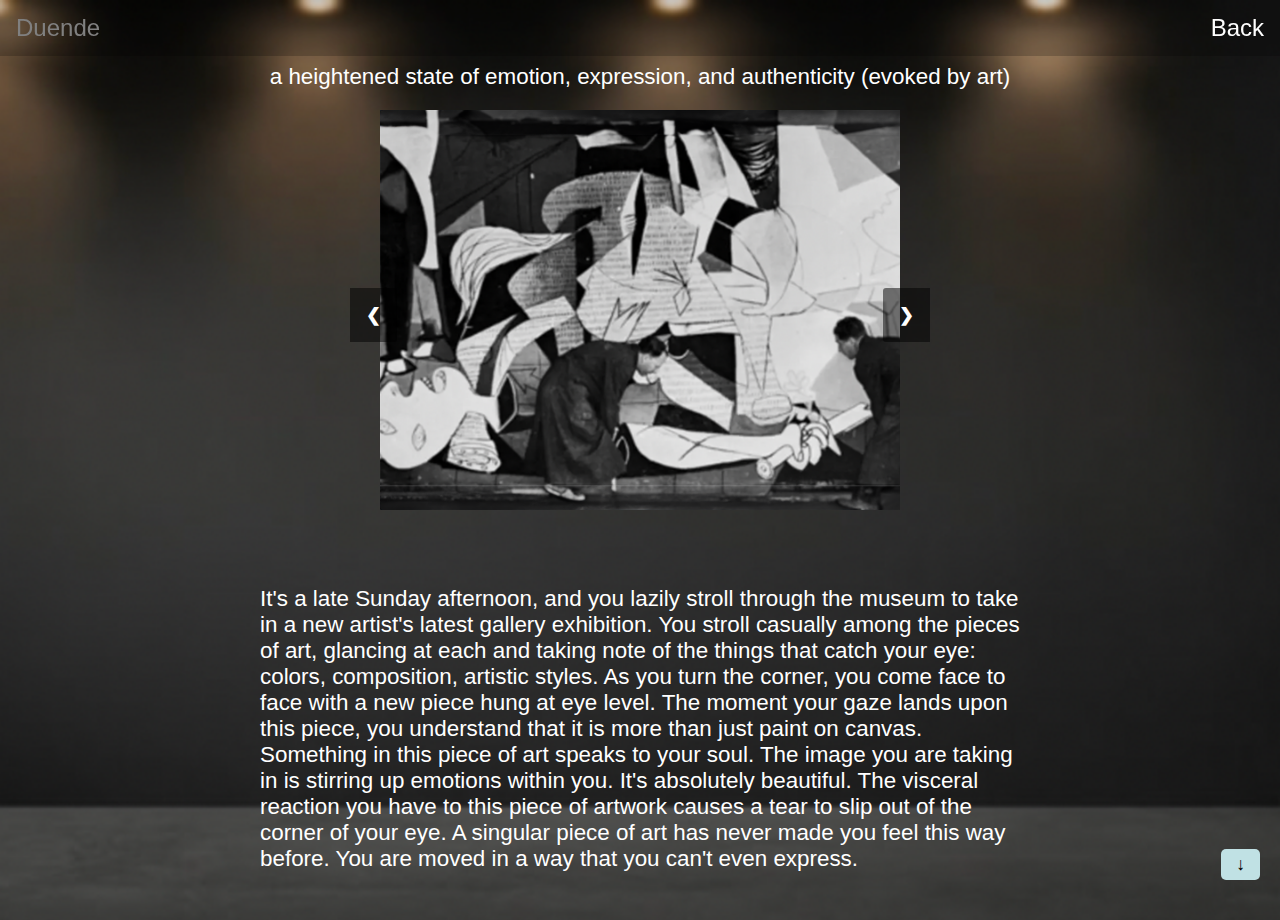
<file: word2.html>
<!DOCTYPE html>
<html lang="en">
<head>
  <title>Title</title>
  <meta charset="utf-8">
  <meta name="viewport" content="width=device-width, initial-scale=1">
  <link rel="stylesheet" href="style.css">
<!--Refreshes index.html after 180 seconds-->
  <meta http-equiv="refresh" content="180;url=index.html">  
<!--Creates 3s fade-in animation-->
  <style>
    body {
        animation: fadeInAnimation ease 3s;
        animation-iteration-count: 1;
        animation-fill-mode: forwards;
    }
    @keyframes fadeInAnimation {
        0% {
            opacity: 0;
        }
        100% {
            opacity: 1;
        }
    }
</style>  
</head>

<body class="page3">
    <ul>
        <li><a href="wordchoice.html">Back</a></li>
    <li style="float:left"><a>Duende</a></li>
  </ul>

<div class="section top" id="top-section">
  <br>
  <br>
  <h1 id="demo"></h1>

  <script>
  var i = 0;
  var txt = 'Duende';
  var speed = 200;
  
  function typeWriter() {
    if (i < txt.length) {
      document.getElementById("demo").innerHTML += txt.charAt(i);
      i++;
      setTimeout(typeWriter, speed);
    }
  }

  if (localStorage.getItem('startTypewriter') === 'true') {
    localStorage.removeItem('startTypewriter');
    typeWriter();
  }

  </script>
  <p>a heightened state of emotion, expression, and authenticity (evoked by art)</p>



  <!-- Slideshow container -->
  <div class="slideshow-container">

  <!-- Full-width images with number and caption text -->
  <div class="mySlides fade">
      <img src="art1.jpg" style="width:100%">
      <figcaption>"Guernica" by Pablo Picasso (one of the most powerful anti-war paintings)</figcaption>
  </div>

  <div class="mySlides fade">
      <img src="art2.jpg" style="width:100%">
      <figcaption>Sistine Chapel ceiling by Michelangelo</figcaption>
  </div>

  <div class="mySlides fade">
      <img src="art3.jpg" style="width:100%">
      <figcaption>"The Sad Message" by Peter Fendi</figcaption>
  </div>

  <a class="prev" onclick="plusSlides(-1)">&#10094;</a>
  <a class="next" onclick="plusSlides(1)">&#10095;</a>
  </div>
  <br>
  </div>
  
  <script>

    let slideIndex = 1;
    showSlides(slideIndex);
    
    function plusSlides(n) {
      showSlides(slideIndex += n);
    }

    function showSlides(n) {
      let i;
      let slides = document.getElementsByClassName("mySlides");
      
      if (n > slides.length) {
        slideIndex = 1
      }
      if (n < 1) {
        slideIndex = slides.length;
      }

      for (i = 0; i < slides.length; i++) {
        slides[i].style.display = "none";
      }

      slides[slideIndex - 1].style.display = "block";
    }
    
    </script>

<div class="section bottom" id="bottom-section">
  <br>
  <p class="p1">It's a late Sunday afternoon, and you lazily stroll through the museum to take in a new artist's latest gallery exhibition. You stroll casually among the pieces of art, glancing at each and taking note of the things that catch your eye: colors, composition, artistic styles. As you turn the corner, you come face to face with a new piece hung at eye level. The moment your gaze lands upon this piece, you understand that it is more than just paint on canvas. Something in this piece of art speaks to your soul. The image you are taking in is stirring up emotions within you. It's absolutely beautiful. The visceral reaction you have to this piece of artwork causes a tear to slip out of the corner of your eye. A singular piece of art has never made you feel this way before. You are moved in a way that you can't even express.</p>
</div>
   
<button class="scroll-button" onclick="smoothScroll()">&#8595;</button>

  <script>
    let scrollToBottom = true;

    function smoothScroll() {
      const topSection = document.getElementById("top-section");
      const bottomSection = document.getElementById("bottom-section");

      if (scrollToBottom) {
        bottomSection.scrollIntoView({ behavior: "smooth" });
      } else {
        topSection.scrollIntoView({ behavior: "smooth" });
      }

      scrollToBottom = !scrollToBottom; // Toggle scroll direction
    }
  </script>

</body>
</html>
</file>
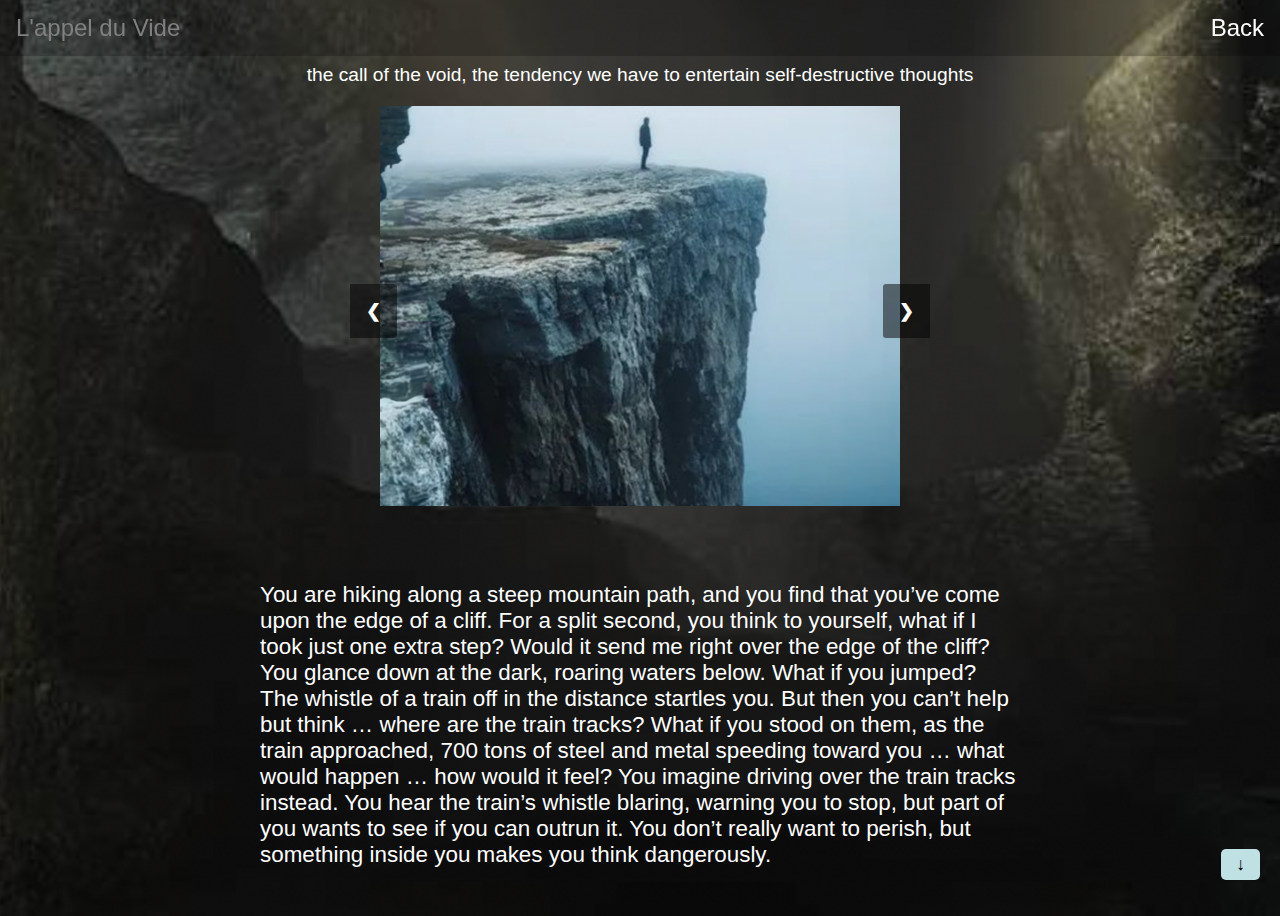
<file: word3.html>
<!DOCTYPE html>
<html lang="en">
<head>
  <title>Title</title>
  <meta charset="utf-8">
  <meta name="viewport" content="width=device-width, initial-scale=1">
  <link rel="stylesheet" href="style.css">
<!--Refreshes index.html after 180 seconds-->
  <meta http-equiv="refresh" content="180;url=index.html">  
<!--Creates 3s fade-in animation-->
  <style>
    body {
        animation: fadeInAnimation ease 3s;
        animation-iteration-count: 1;
        animation-fill-mode: forwards;
    }
    @keyframes fadeInAnimation {
        0% {
            opacity: 0;
        }
        100% {
            opacity: 1;
        }
    }
</style>  
</head>

<body class="page4">
    <ul>
        <li><a href="wordchoice.html">Back</a></li>
    <li style="float:left"><a>L'appel du Vide</a></li>
  </ul>

  <div class="section top" id="top-section">
    <br>
   
   
    <br>
  <h1 id="demo"></h1>

  <script>
  var i = 0;
  var txt = `L'appel du Vide`;
  var speed = 200;
  
  function typeWriter() {
    if (i < txt.length) {
      document.getElementById("demo").innerHTML += txt.charAt(i);
      i++;
      setTimeout(typeWriter, speed);
    }
  }

  if (localStorage.getItem('startTypewriter') === 'true') {
    localStorage.removeItem('startTypewriter');
    typeWriter();
  }

  </script>
  <p class="p2">the call of the void, the tendency we have to entertain self-destructive thoughts</p>

  <!-- Slideshow container -->
  <div class="slideshow-container">

  <!-- Full-width images with number and caption text -->
  <div class="mySlides fade">
      <img src="bad1.jpg" style="width:100%">
    <!--<div class="text">Caption Text</div>-->
  </div>

  <div class="mySlides fade">
      <img src="bad2.jpg" style="width:100%">
    <!--<div class="text">Caption Text</div>-->
  </div>

  <div class="mySlides fade">
      <img src="bad3.jpg" style="width:100%">
    <!--<div class="text">Caption Text</div>-->
  </div>

  <a class="prev" onclick="plusSlides(-1)">&#10094;</a>
  <a class="next" onclick="plusSlides(1)">&#10095;</a>
</div>
<br>
</div>
  
<script>

  let slideIndex = 1;
  showSlides(slideIndex);
  
  function plusSlides(n) {
    showSlides(slideIndex += n);
  }

  function showSlides(n) {
    let i;
    let slides = document.getElementsByClassName("mySlides");
    
    if (n > slides.length) {
      slideIndex = 1
    }
    if (n < 1) {
      slideIndex = slides.length;
    }

    for (i = 0; i < slides.length; i++) {
      slides[i].style.display = "none";
    }

    slides[slideIndex - 1].style.display = "block";
  }
  
  </script>

<div class="section bottom" id="bottom-section">
  <br>
  <p class="p1">You are hiking along a steep mountain path, and you find that you’ve come upon the edge of a cliff. For a split second, you think to yourself, what if I took just one extra step? Would it send me right over the edge of the cliff? You glance down at the dark, roaring waters below. What if you jumped? The whistle of a train off in the distance startles you. But then you can’t help but think … where are the train tracks? What if you stood on them, as the train approached, 700 tons of steel and metal speeding toward you … what would happen … how would it feel? You imagine driving over the train tracks instead. You hear the train’s whistle blaring, warning you to stop, but part of you wants to see if you can outrun it. You don’t really want to perish, but something inside you makes you think dangerously.</p>
</div>

<button class="scroll-button" onclick="smoothScroll()">&#8595;</button>

  <script>
    let scrollToBottom = true;

    function smoothScroll() {
      const topSection = document.getElementById("top-section");
      const bottomSection = document.getElementById("bottom-section");

      if (scrollToBottom) {
        bottomSection.scrollIntoView({ behavior: "smooth" });
      } else {
        topSection.scrollIntoView({ behavior: "smooth" });
      }

      scrollToBottom = !scrollToBottom; // Toggle scroll direction
    }
  </script>

</body>
</html>
</file>
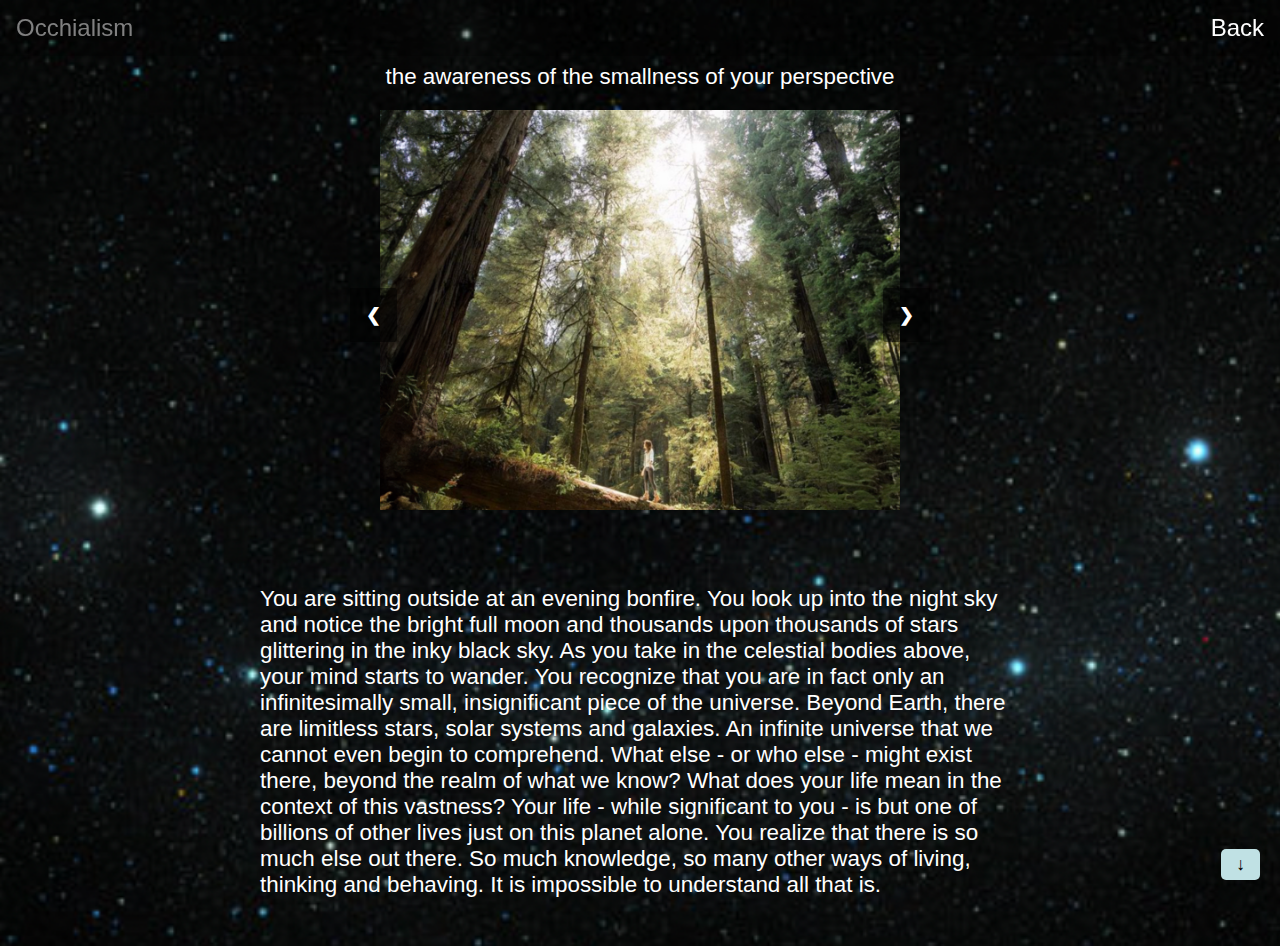
<file: word4.html>
<!DOCTYPE html>
<html lang="en">
<head>
  <title>Title</title>
  <meta charset="utf-8">
  <meta name="viewport" content="width=device-width, initial-scale=1">
  <link rel="stylesheet" href="style.css">
<!--Refreshes index.html after 180 seconds-->
  <meta http-equiv="refresh" content="180;url=index.html">  
<!--Creates 3s fade-in animation-->
  <style>
    body {
        animation: fadeInAnimation ease 3s;
        animation-iteration-count: 1;
        animation-fill-mode: forwards;
    }
    @keyframes fadeInAnimation {
        0% {
            opacity: 0;
        }
        100% {
            opacity: 1;
        }
    }
</style>  
</head>

<body class="page5">
    <ul>
        <li><a href="wordchoice.html">Back</a></li>
    <li style="float:left"><a>Occhialism</a></li>
  </ul>

  <div class="section top" id="top-section">
    <br>
    <br>
  <h1 id="demo"></h1>

  <script>
  var i = 0;
  var txt = 'Occhialism';
  var speed = 200;
  
  function typeWriter() {
    if (i < txt.length) {
      document.getElementById("demo").innerHTML += txt.charAt(i);
      i++;
      setTimeout(typeWriter, speed);
    }
  }

  if (localStorage.getItem('startTypewriter') === 'true') {
    localStorage.removeItem('startTypewriter');
    typeWriter();
  }

  </script>
  <p>the awareness of the smallness of your perspective<!-- , by which you couldn’t possibly draw any meaningful conclusions at all, about the world or the past or complexities of culture… --></p>


  <!-- Slideshow container -->
  <div class="slideshow-container">

  <!-- Full-width images with number and caption text -->
  <div class="mySlides fade">
      <img src="big1.jpg" style="width:100%">
    <!--<div class="text">Caption Text</div>-->
  </div>

  <div class="mySlides fade">
      <img src="big2.jpg" style="width:100%">
    <!--<div class="text">Caption Text</div>-->
  </div>

  <div class="mySlides fade">
      <img src="big3.jpg" style="width:100%">
    <!--<div class="text">Caption Text</div>-->
  </div>

  <a class="prev" onclick="plusSlides(-1)">&#10094;</a>
  <a class="next" onclick="plusSlides(1)">&#10095;</a>
</div>
<br>
</div>
  
<script>

  let slideIndex = 1;
  showSlides(slideIndex);
  
  function plusSlides(n) {
    showSlides(slideIndex += n);
  }

  function showSlides(n) {
    let i;
    let slides = document.getElementsByClassName("mySlides");
    
    if (n > slides.length) {
      slideIndex = 1
    }
    if (n < 1) {
      slideIndex = slides.length;
    }

    for (i = 0; i < slides.length; i++) {
      slides[i].style.display = "none";
    }

    slides[slideIndex - 1].style.display = "block";
  }
  
  </script>

<div class="section bottom" id="bottom-section">
  <br>
  <p class="p1">You are sitting outside at an evening bonfire. You look up into the night sky and notice the bright full moon and thousands upon thousands of stars glittering in the inky black sky. As you take in the celestial bodies above, your mind starts to wander. You recognize that you are in fact only an infinitesimally small, insignificant piece of the universe. Beyond Earth, there are limitless stars, solar systems and galaxies. An infinite universe that we cannot even begin to comprehend. What else - or who else - might exist there, beyond the realm of what we know? What does your life mean in the context of this vastness? Your life - while significant to you - is but one of billions of other lives just on this planet alone. You realize that there is so much else out there. So much knowledge, so many other ways of living, thinking and behaving. It is impossible to understand all that is.</p>
</div>    

<button class="scroll-button" onclick="smoothScroll()">&#8595;</button>

  <script>
    let scrollToBottom = true;

    function smoothScroll() {
      const topSection = document.getElementById("top-section");
      const bottomSection = document.getElementById("bottom-section");

      if (scrollToBottom) {
        bottomSection.scrollIntoView({ behavior: "smooth" });
      } else {
        topSection.scrollIntoView({ behavior: "smooth" });
      }

      scrollToBottom = !scrollToBottom; // Toggle scroll direction
    }
  </script>

</body>
</html>
</file>
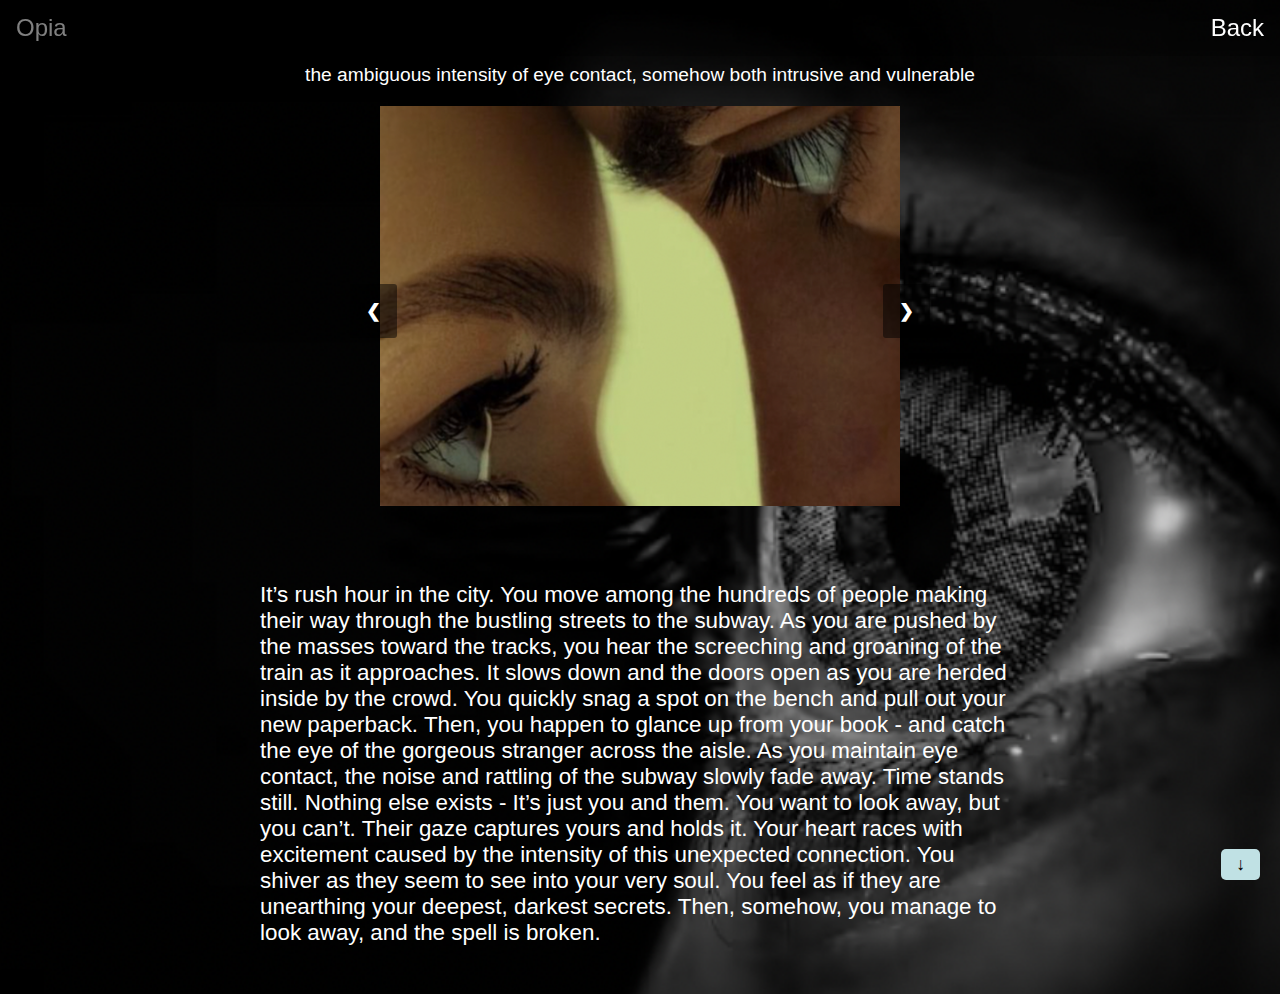
<file: word5.html>
<!DOCTYPE html>
<html lang="en">
<head>
  <title>Title</title>
  <meta charset="utf-8">
  <meta name="viewport" content="width=device-width, initial-scale=1">
  <link rel="stylesheet" href="style.css">
<!--Refreshes index.html after 180 seconds-->
  <meta http-equiv="refresh" content="180;url=index.html">  
<!--Creates 3s fade-in animation-->
  <style>
    body {
        animation: fadeInAnimation ease 3s;
        animation-iteration-count: 1;
        animation-fill-mode: forwards;
    }
    @keyframes fadeInAnimation {
        0% {
            opacity: 0;
        }
        100% {
            opacity: 1;
        }
    }
</style>  
</head>

<body class="page6">
    <ul>
        <li><a href="wordchoice.html">Back</a></li>
    <li style="float:left"><a>Opia</a></li>
  </ul>

  <div class="section top" id="top-section">
    <br>
    <br>
  <h1 id="demo"></h1>

  <script>
  var i = 0;
  var txt = 'Opia';
  var speed = 200;
  
  function typeWriter() {
    if (i < txt.length) {
      document.getElementById("demo").innerHTML += txt.charAt(i);
      i++;
      setTimeout(typeWriter, speed);
    }
  }

  if (localStorage.getItem('startTypewriter') === 'true') {
    localStorage.removeItem('startTypewriter');
    typeWriter();
  }

  </script>
  <p class="p2">the ambiguous intensity of eye contact, somehow both intrusive and vulnerable</p>


  <!-- Slideshow container -->
  <div class="slideshow-container">

  <!-- Full-width images with number and caption text -->
  <div class="mySlides fade">
      <img src="eyes1.jpg" style="width:100%">
    <!--<div class="text">Caption Text</div>-->
  </div>

  <div class="mySlides fade">
      <img src="eyes2.jpg" style="width:100%">
    <!--<div class="text">Caption Text</div>-->
  </div>

  <div class="mySlides fade">
      <img src="eyes3.jpg" style="width:100%">
    <!--<div class="text">Caption Text</div>-->
  </div>

  <div class="mySlides fade">
      <img src="eyes4.jpg" style="width:100%">
    <!--<div class="text">Caption Text</div>-->
  </div>

  <a class="prev" onclick="plusSlides(-1)">&#10094;</a>
  <a class="next" onclick="plusSlides(1)">&#10095;</a>
</div>
<br>
</div>

  
<script>

  let slideIndex = 1;
  showSlides(slideIndex);
  
  function plusSlides(n) {
    showSlides(slideIndex += n);
  }

  function showSlides(n) {
    let i;
    let slides = document.getElementsByClassName("mySlides");
    
    if (n > slides.length) {
      slideIndex = 1
    }
    if (n < 1) {
      slideIndex = slides.length;
    }

    for (i = 0; i < slides.length; i++) {
      slides[i].style.display = "none";
    }

    slides[slideIndex - 1].style.display = "block";
  }
  
  </script>

<div class="section bottom" id="bottom-section">
  <br>
  <p class="p1">It’s rush hour in the city. You move among the hundreds of people making their way through the bustling streets to the subway. As you are pushed by the masses toward the tracks, you hear the screeching and groaning of the train as it approaches. It slows down and the doors open as you are herded inside by the crowd. You quickly snag a spot on the bench and pull out your new paperback. Then, you happen to glance up from your book - and catch the eye of the gorgeous stranger across the aisle. As you maintain eye contact, the noise and rattling of the subway slowly fade away. Time stands still. Nothing else exists - It’s just you and them. You want to look away, but you can’t. Their gaze captures yours and holds it. Your heart races with excitement caused by the intensity of this unexpected connection. You shiver as they seem to see into your very soul. You feel as if they are unearthing your deepest, darkest secrets. Then, somehow, you manage to look away, and the spell is broken.</p>
</div> 

<button class="scroll-button" onclick="smoothScroll()">&#8595;</button>

  <script>
    let scrollToBottom = true;

    function smoothScroll() {
      const topSection = document.getElementById("top-section");
      const bottomSection = document.getElementById("bottom-section");

      if (scrollToBottom) {
        bottomSection.scrollIntoView({ behavior: "smooth" });
      } else {
        topSection.scrollIntoView({ behavior: "smooth" });
      }

      scrollToBottom = !scrollToBottom; // Toggle scroll direction
    }
  </script>

</body>
</html>
</file>
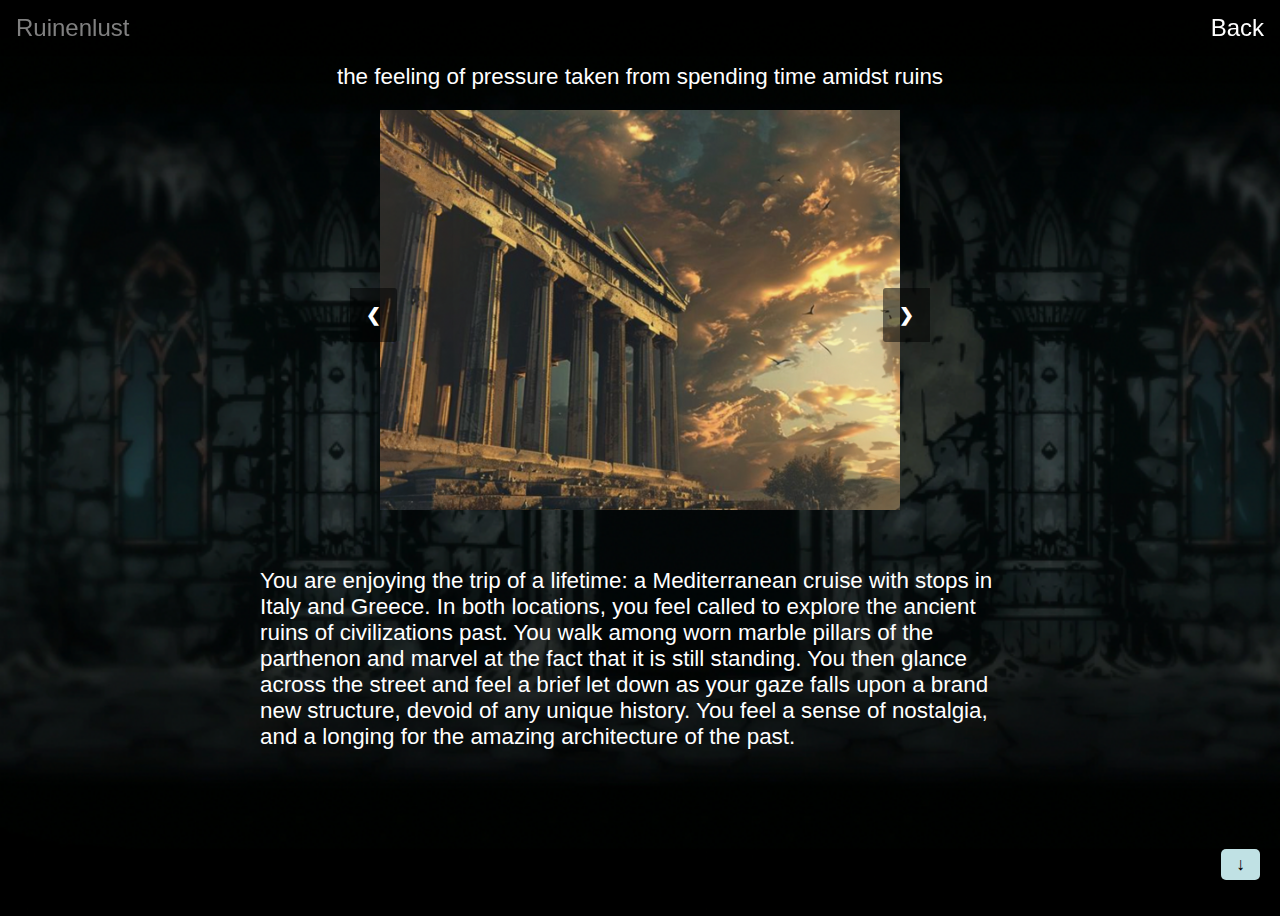
<file: word6.html>
<!DOCTYPE html>
<html lang="en">
<head>
  <title>Title</title>
  <meta charset="utf-8">
  <meta name="viewport" content="width=device-width, initial-scale=1">
  <link rel="stylesheet" href="style.css">
<!--Refreshes index.html after 180 seconds-->
  <meta http-equiv="refresh" content="180;url=index.html">  
<!--Creates 3s fade-in animation-->
  <style>
    body {
        animation: fadeInAnimation ease 3s;
        animation-iteration-count: 1;
        animation-fill-mode: forwards;
    }
    @keyframes fadeInAnimation {
        0% {
            opacity: 0;
        }
        100% {
            opacity: 1;
        }
    }
</style>  
</head>

<body class="page7">
    <ul>
        <li><a href="wordchoice.html">Back</a></li>
    <li style="float:left"><a>Ruinenlust</a></li>
  </ul>

  <div class="section top" id="top-section">
    <br>
    <br>
  <h1 id="demo"></h1>

  <script>
  var i = 0;
  var txt = 'Ruinenlust';
  var speed = 200;
  
  function typeWriter() {
    if (i < txt.length) {
      document.getElementById("demo").innerHTML += txt.charAt(i);
      i++;
      setTimeout(typeWriter, speed);
    }
  }

  if (localStorage.getItem('startTypewriter') === 'true') {
    localStorage.removeItem('startTypewriter');
    typeWriter();
  }

  </script>
  <p>the feeling of pressure taken from spending time amidst ruins <!-- (emotional reaction against modernism and rebellious declaration of value in the past) --></p>


  <!-- Slideshow container -->
  <div class="slideshow-container">

  <!-- Full-width images with number and caption text -->
  <div class="mySlides fade">
      <img src="ruins1.jpg" style="width:100%">
    <!--<div class="text">Caption Text</div>-->
  </div>

  <div class="mySlides fade">
      <img src="ruins2.jpg" style="width:100%">
    <!--<div class="text">Caption Text</div>-->
  </div>

  <div class="mySlides fade">
      <img src="ruins3.jpg" style="width:100%">
    <!--<div class="text">Caption Text</div>-->
  </div>

  <a class="prev" onclick="plusSlides(-1)">&#10094;</a>
  <a class="next" onclick="plusSlides(1)">&#10095;</a>
</div>
<br>
</div>

  
<script>

  let slideIndex = 1;
  showSlides(slideIndex);
  
  function plusSlides(n) {
    showSlides(slideIndex += n);
  }

  function showSlides(n) {
    let i;
    let slides = document.getElementsByClassName("mySlides");
    
    if (n > slides.length) {
      slideIndex = 1
    }
    if (n < 1) {
      slideIndex = slides.length;
    }

    for (i = 0; i < slides.length; i++) {
      slides[i].style.display = "none";
    }

    slides[slideIndex - 1].style.display = "block";
  }
  
  </script>

<div class="section bottom" id="bottom-section">
  <p class="p1">You are enjoying the trip of a lifetime: a Mediterranean cruise with stops in Italy and Greece. In both locations, you feel called to explore the ancient ruins of civilizations past. You walk among worn marble pillars of the parthenon and marvel at the fact that it is still standing. You then glance across the street and feel a brief let down as your gaze falls upon a brand new structure, devoid of any unique history. You feel a sense of nostalgia, and a longing for the amazing architecture of the past.</p>
</div> 

<button class="scroll-button" onclick="smoothScroll()">&#8595;</button>

  <script>
    let scrollToBottom = true;

    function smoothScroll() {
      const topSection = document.getElementById("top-section");
      const bottomSection = document.getElementById("bottom-section");

      if (scrollToBottom) {
        bottomSection.scrollIntoView({ behavior: "smooth" });
      } else {
        topSection.scrollIntoView({ behavior: "smooth" });
      }

      scrollToBottom = !scrollToBottom; // Toggle scroll direction
    }
  </script>

</body>
</html>
</file>
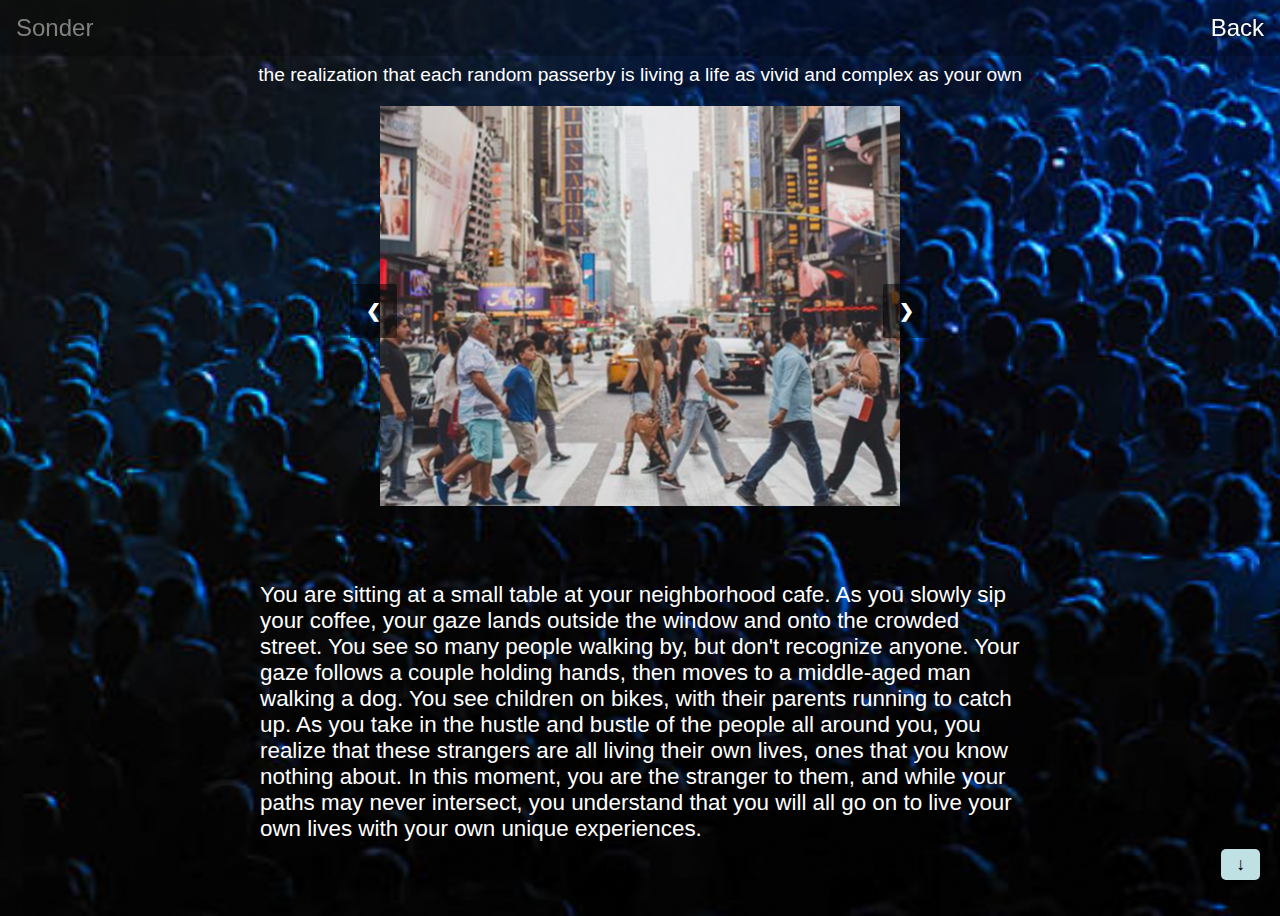
<file: word7.html>
<!DOCTYPE html>
<html lang="en">
<head>
  <title>Title</title>
  <meta charset="utf-8">
  <meta name="viewport" content="width=device-width, initial-scale=1">
  <link rel="stylesheet" href="style.css">
<!--Refreshes index.html after 180 seconds-->
  <meta http-equiv="refresh" content="180;url=index.html">  
<!--Creates 3s fade-in animation-->
  <style>
    body {
        animation: fadeInAnimation ease 3s;
        animation-iteration-count: 1;
        animation-fill-mode: forwards;
    }
    @keyframes fadeInAnimation {
        0% {
            opacity: 0;
        }
        100% {
            opacity: 1;
        }
    }
</style>  
</head>

<body class="page8">
    <ul>
        <li><a href="wordchoice.html">Back</a></li>
    <li style="float:left"><a>Sonder</a></li>
  </ul>

  <div class="section top" id="top-section">
    <br>
    <br>
  <h1 id="demo"></h1>

  <script>
  var i = 0;
  var txt = 'Sonder';
  var speed = 200;
  
  function typeWriter() {
    if (i < txt.length) {
      document.getElementById("demo").innerHTML += txt.charAt(i);
      i++;
      setTimeout(typeWriter, speed);
    }
  }

  if (localStorage.getItem('startTypewriter') === 'true') {
    localStorage.removeItem('startTypewriter');
    typeWriter();
  }

  </script>
<div class="container">
  <p class="p3">the realization that each random passerby is living a life as vivid and complex as your own</p>
</div>

  <!-- Slideshow container -->
  <div class="slideshow-container">

  <!-- Full-width images with number and caption text -->
  <div class="mySlides fade">
      <img src="people1.jpg" style="width:100%">
    <!--<div class="text">Caption Text</div>-->
  </div>

  <div class="mySlides fade">
      <img src="people2.jpg" style="width:100%">
    <!--<div class="text">Caption Text</div>-->
  </div>

  <div class="mySlides fade">
      <img src="people3.jpg" style="width:100%">
    <!--<div class="text">Caption Text</div>-->
  </div>

  <div class="mySlides fade">
      <img src="people4.jpg" style="width:100%">
    <!--<div class="text">Caption Text</div>-->
  </div>

  <a class="prev" onclick="plusSlides(-1)">&#10094;</a>
  <a class="next" onclick="plusSlides(1)">&#10095;</a>
</div>
<br>
</div>

  
<script>

  let slideIndex = 1;
  showSlides(slideIndex);
  
  function plusSlides(n) {
    showSlides(slideIndex += n);
  }

  function showSlides(n) {
    let i;
    let slides = document.getElementsByClassName("mySlides");
    
    if (n > slides.length) {
      slideIndex = 1
    }
    if (n < 1) {
      slideIndex = slides.length;
    }

    for (i = 0; i < slides.length; i++) {
      slides[i].style.display = "none";
    }

    slides[slideIndex - 1].style.display = "block";
  }
  
  </script>

<div class="section bottom" id="bottom-section">
  <br>
  <p class="p1">You are sitting at a small table at your neighborhood cafe. As you slowly sip your coffee, your gaze lands outside the window and onto the crowded street. You see so many people walking by, but don't recognize anyone. Your gaze follows a couple holding hands, then moves to a middle-aged man walking a dog. You see children on bikes, with their parents running to catch up. As you take in the hustle and bustle of the people all around you, you realize that these strangers are all living their own lives, ones that you know nothing about. In this moment, you are the stranger to them, and while your paths may never intersect, you understand that you will all go on to live your own lives with your own unique experiences.</p>
</div>  

<button class="scroll-button" onclick="smoothScroll()">&#8595;</button>

  <script>
    let scrollToBottom = true;

    function smoothScroll() {
      const topSection = document.getElementById("top-section");
      const bottomSection = document.getElementById("bottom-section");

      if (scrollToBottom) {
        bottomSection.scrollIntoView({ behavior: "smooth" });
      } else {
        topSection.scrollIntoView({ behavior: "smooth" });
      }

      scrollToBottom = !scrollToBottom; // Toggle scroll direction
    }
  </script>

</body>
</html>
</file>
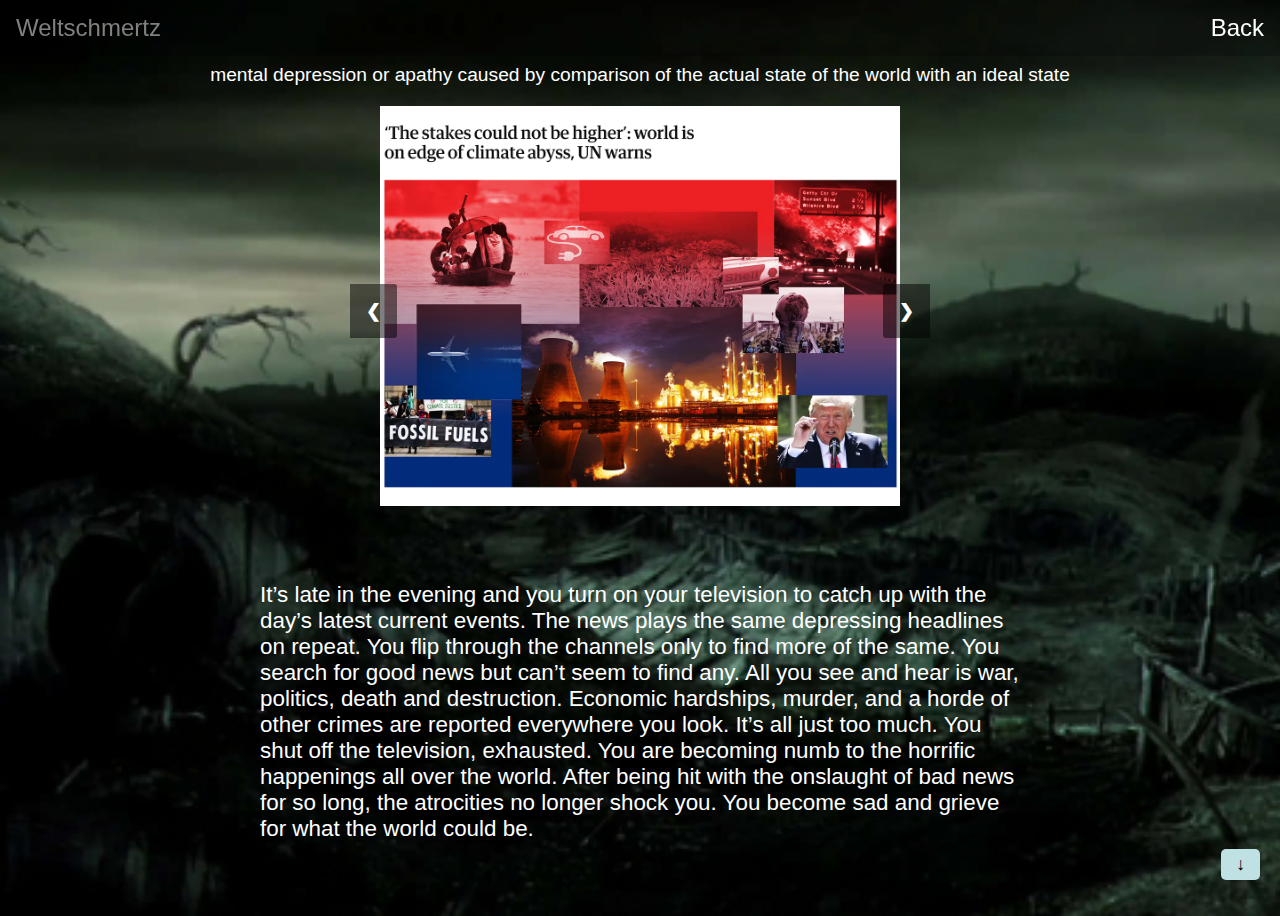
<file: word8.html>
<!DOCTYPE html>
<html lang="en">
<head>
  <title>Title</title>
  <meta charset="utf-8">
  <meta name="viewport" content="width=device-width, initial-scale=1">
  <link rel="stylesheet" href="style.css">
<!--Refreshes index.html after 180 seconds-->
  <meta http-equiv="refresh" content="180;url=index.html">  
<!--Creates 3s fade-in animation-->
  <style>
    body {
        animation: fadeInAnimation ease 3s;
        animation-iteration-count: 1;
        animation-fill-mode: forwards;
    }
    @keyframes fadeInAnimation {
        0% {
            opacity: 0;
        }
        100% {
            opacity: 1;
        }
    }
</style>  
</head>

<body class="page9">
    <ul>
        <li><a href="wordchoice.html">Back</a></li>
    <li style="float:left"><a>Weltschmertz</a></li>
  </ul>

  <div class="section top" id="top-section">
    <br>
    <br>
  <h1 id="demo"></h1>

  <script>
  var i = 0;
  var txt = 'Weltschmertz';
  var speed = 200;
  
  function typeWriter() {
    if (i < txt.length) {
      document.getElementById("demo").innerHTML += txt.charAt(i);
      i++;
      setTimeout(typeWriter, speed);
    }
  }

  if (localStorage.getItem('startTypewriter') === 'true') {
    localStorage.removeItem('startTypewriter');
    typeWriter();
  }

  </script>
  <p class="p4">mental depression or apathy caused by comparison of the actual state of the world with an ideal state</p>


  <!-- Slideshow container -->
  <div class="slideshow-container">

  <!-- Full-width images with number and caption text -->
  <div class="mySlides fade">
      <img src="badworld1.jpg" style="width:100%">
    <!--<div class="text">Caption Text</div>-->
  </div>

  <div class="mySlides fade">
      <img src="badworld2.jpg" style="width:100%">
    <!--<div class="text">Caption Text</div>-->
  </div>

  <div class="mySlides fade">
      <img src="badworld3.jpg" style="width:100%">
    <!--<div class="text">Caption Text</div>-->
  </div>

  <div class="mySlides fade">
      <img src="badworld4.jpg" style="width:100%">
    <!--<div class="text">Caption Text</div>-->
  </div>

  <div class="mySlides fade">
      <img src="badworld5.jpg" style="width:100%">
    <!--<div class="text">Caption Text</div>-->
  </div>

  <a class="prev" onclick="plusSlides(-1)">&#10094;</a>
  <a class="next" onclick="plusSlides(1)">&#10095;</a>
</div>
<br>
</div>
  
<script>

  let slideIndex = 1;
  showSlides(slideIndex);
  
  function plusSlides(n) {
    showSlides(slideIndex += n);
  }

  function showSlides(n) {
    let i;
    let slides = document.getElementsByClassName("mySlides");
    
    if (n > slides.length) {
      slideIndex = 1
    }
    if (n < 1) {
      slideIndex = slides.length;
    }

    for (i = 0; i < slides.length; i++) {
      slides[i].style.display = "none";
    }

    slides[slideIndex - 1].style.display = "block";
  }
  
  </script>

<div class="section bottom" id="bottom-section">
  <br>
  <p class="p1">It’s late in the evening and you turn on your television to catch up with the day’s latest current events. The news plays the same depressing headlines on repeat. You flip through the channels only to find more of the same. You search for good news but can’t seem to find any. All you see and hear is war, politics, death and destruction. Economic hardships, murder, and a horde of other crimes are reported everywhere you look. It’s all just too much. You shut off the television, exhausted. You are becoming numb to the horrific happenings all over the world. After being hit with the onslaught of bad news for so long, the atrocities no longer shock you. You become sad and grieve for what the world could be.</p>
</div> 

<button class="scroll-button" onclick="smoothScroll()">&#8595;</button>

  <script>
    let scrollToBottom = true;

    function smoothScroll() {
      const topSection = document.getElementById("top-section");
      const bottomSection = document.getElementById("bottom-section");

      if (scrollToBottom) {
        bottomSection.scrollIntoView({ behavior: "smooth" });
      } else {
        topSection.scrollIntoView({ behavior: "smooth" });
      }

      scrollToBottom = !scrollToBottom; // Toggle scroll direction
    }
  </script>

</body>
</html>
</file>
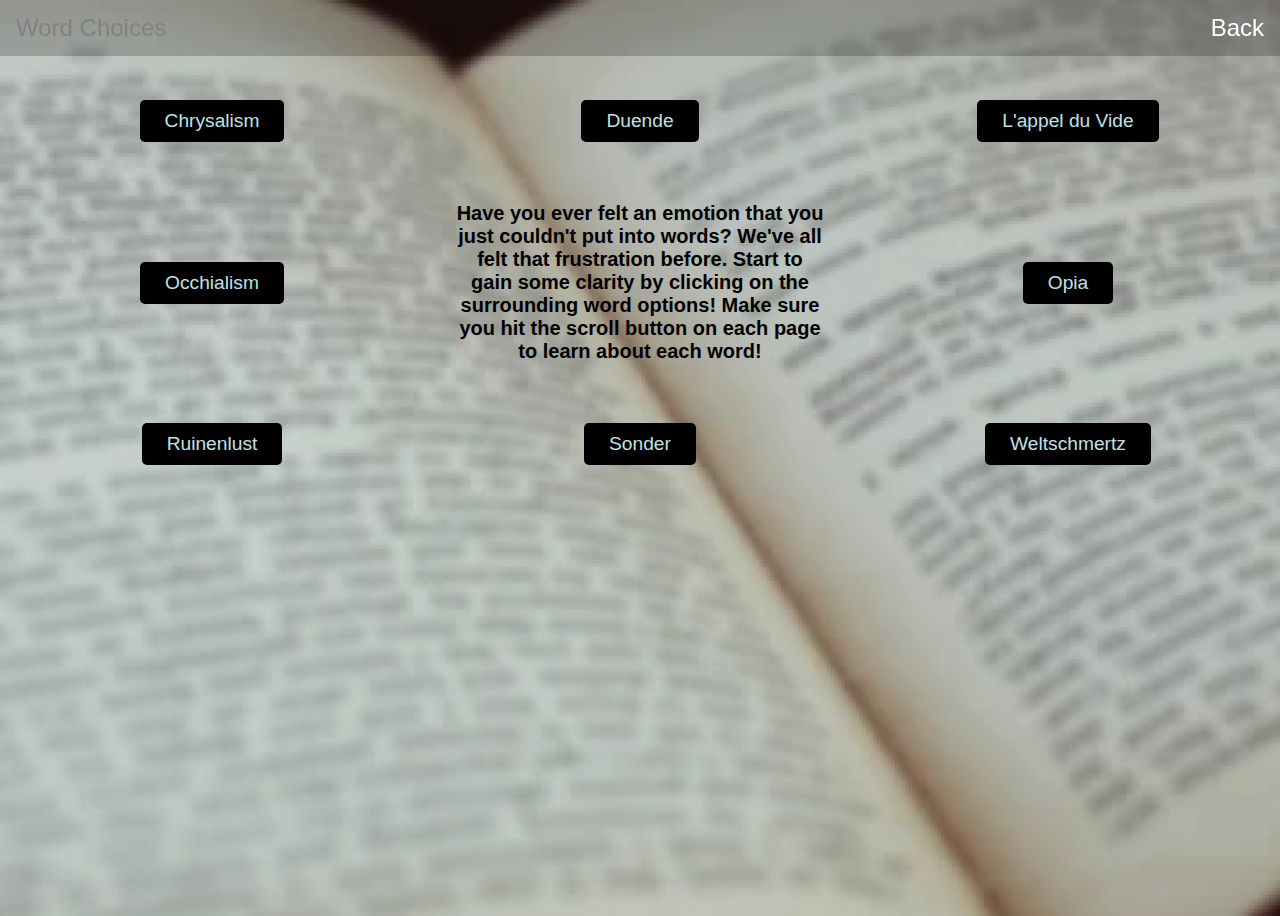
<file: wordchoice.html>
<!DOCTYPE html>
<html lang="en">
<head>
  <title>Title</title>
  <meta charset="utf-8">
  <meta name="viewport" content="width=device-width, initial-scale=1">
  <link rel="stylesheet" href="style.css">
<!--Refreshes index.html after 180 seconds-->
  <meta http-equiv="refresh" content="180;url=index.html">  
<!--Creates 3s fade-in animation-->
  <style>
    body {
        animation: fadeInAnimation ease 3s;
        animation-iteration-count: 1;
        animation-fill-mode: forwards;
    }
    @keyframes fadeInAnimation {
        0% {
            opacity: 0;
        }
        100% {
            opacity: 1;
        }
    }
</style>  
</head>

<body class ="page1">
    <ul>
        <li><a href="index.html">Back</a></li>
    <li style="float:left"><a>Word Choices</a></li>
  </ul>

<br>
<br>
<br>
<br>

  <div class="grid-container">
    <div class="grid-item"><a href="word1.html" class="button" onclick="setTypewriterFlag(event)">Chrysalism</a></div>
    <script>
    function setTypewriterFlag(event) {
      localStorage.setItem('startTypewriter', 'true');
    }
    </script>

    <div class="grid-item"><a href="word2.html" class="button" onclick="setTypewriterFlag(event)">Duende</a></div>
    <script>
    function setTypewriterFlag(event) {
      localStorage.setItem('startTypewriter', 'true');
    }
    </script>

    <div class="grid-item"><a href="word3.html" class="button" onclick="setTypewriterFlag(event)">L'appel du Vide</a></div>
    <script>
    function setTypewriterFlag(event) {
      localStorage.setItem('startTypewriter', 'true');
    }
    </script>

    <div class="grid-item"><a href="word4.html" class="button" onclick="setTypewriterFlag(event)">Occhialism</a></div>
    <script>
    function setTypewriterFlag(event) {
      localStorage.setItem('startTypewriter', 'true');
    }
    </script>

    <div class="grid-item center-item">Have you ever felt an emotion that you just couldn't put into words? We've all felt that frustration before. Start to gain some clarity by clicking on the surrounding word options! Make sure you hit the scroll button on each page to learn about each word!</div>

    <div class="grid-item"><a href="word5.html" class="button" onclick="setTypewriterFlag(event)">Opia</a></div>
    <script>
    function setTypewriterFlag(event) {
      localStorage.setItem('startTypewriter', 'true');
    }
    </script>

    <div class="grid-item"><a href="word6.html" class="button" onclick="setTypewriterFlag(event)">Ruinenlust</a></div>
    <script>
    function setTypewriterFlag(event) {
      localStorage.setItem('startTypewriter', 'true');
    }
    </script>

    <div class="grid-item"><a href="word7.html" class="button" onclick="setTypewriterFlag(event)">Sonder</a></div>
    <script>
    function setTypewriterFlag(event) {
      localStorage.setItem('startTypewriter', 'true');
    }
    </script>

    <div class="grid-item"><a href="word8.html" class="button" onclick="setTypewriterFlag(event)">Weltschmertz</a></div>
    <script>
    function setTypewriterFlag(event) {
      localStorage.setItem('startTypewriter', 'true');
    }
    </script>

</div>

</body>
</html>
</file>
<file: style.css>
body {
  min-height: 100vh;
  background-color: black;
  font-family: Arial, Helvetica, sans-serif, italic;
  justify-content: center;
  align-items: center;
  background-size: cover;
}



ul {
  list-style-type: none;
  margin: 0;
  padding: 0;
  overflow: hidden;
  background-color: rgba(0, 0, 0, 0.2);
  position: fixed;
  top: 0;
  left: 0;
  width: 100%;
  z-index: 1000;
}

li {
  float: right;
}

li p {
  color: white;
  text-align: center;
  padding: 14px 16px;
  text-decoration: none;
  font-size: 2rem;
}

li a {
  display: block;
  color: white;
  text-align: center;
  padding: 14px 16px;
  text-decoration: none;
  font-size: 1.5rem;
}

li  a:hover {
    color: grey;
  }

h1 {
  font-size: 3rem;
  color: white;
  text-align: center;
  margin: 0;
}

p {
  font-size: 1.4rem;
  color: white;
  text-align: center;
  margin: 0;
  padding: 20px;
  width: 80%;
  max-width: 800px;
  margin: 0 auto;
  box-sizing: border-box;
}

.p1 {
  font-size: 1.4rem;
  color: white;
  text-align: left;
  margin: 0;
  padding: 20px;
  width: 80%;
  max-width: 800px;
  margin: 0 auto;
  box-sizing: border-box;
}

.p2 {
  font-size: 1.2rem;
  color: white;
  text-align: center;
  margin: 0;
  padding: 20px;
  width: 80%;
  max-width: 800px;
  margin: 0 auto;
  box-sizing: border-box;
}

.p3 {
  font-size: 1.2rem;
  color: white;
  text-align: center;
  margin: 0;
  padding: 20px;
  width: 85%;
  max-width: 850px;
  margin: 0 auto;
  box-sizing: border-box;
}

.p4 {
  font-size: 1.2rem;
  color: white;
  text-align: center;
  margin: 0;
  padding: 20px;
  width: 95%;
  max-width: 950px;
  margin: 0 auto;
  box-sizing: border-box;
}

.bottom {
  padding: 20px;
}


figcaption {
  margin-top: 8px;
  font-size: 1rem;
  color: white;
  font-style: italic;
}

 body.page1 {
  background-image: url('bookback.jpg')
}

.scroll-button {
  position: fixed;
  bottom: 20px;
  right: 20px;
  padding: 5px 15px;
  font-size: 1.1em;
  cursor: pointer;
  background-color: #C0E1E4;
  color: black;
  border: none;
  border-radius: 5px;
}
.scroll-button:hover {
  background-color: #8EA6A9;
}


body.page2 {
  background-image: url('rainback.jpg');
  background-size: cover;
  background-repeat: no-repeat;
  background-attachment: fixed;
  margin: 0;
  padding: 0;
}

body.page3 {
  background-image: url('artback.jpg')
}

body.page4 {
  background-image: url('caveback.jpg')
}

body.page5 {
  background-image: url('spaceback.jpg')
}

body.page6 {
  background-image: url('eyeback.jpg')
}

body.page7 {
  background-image: url('ruinsback.jpg')
}

body.page8 {
  background-image: url('crowdback.jpg')
}

body.page9 {
  background-image: url('warback.jpg')
}

/* Slideshow container */
.slideshow-container {
  width: 60%;
  max-width: 600px;
  height: 400px;
  margin: 0 auto;
  position: relative;
  display: flex;
  justify-content: center;
  align-items: center;
  overflow: hidden;
}

/* Hide the images by default */
.mySlides {
  display: none;
  width: 100%;
  height: 100%;
}

.mySlides img {
  width: 100%;
  height: 100%;
  object-fit: contain;
  object-position: center;
}


/* Next & previous buttons */
.prev, .next {
  cursor: pointer;
  position: absolute;
  top: 50%;
  width: auto;
  margin-top: -22px;
  padding: 16px;
  color: white;
  font-weight: bold;
  font-size: 18px;
  transition: 0.3s;
  border-radius: 0 3px 3px 0;
  background: rgba(0, 0, 0, 0.5);
  user-select: none;
  z-index: 2;
}

/* Position the "next button" to the right */
.next {
  right: 0;
  border-radius: 3px 0 0 3px;
}

/* On hover, add a black background color with a little bit see-through */
.prev:hover, .next:hover {
  background-color: rgba(0,0,0,0.8);
}

.prev {
  left: 10px;
}

.next {
  right: 10px;
}

/* Caption text */
.text {
  color: #f2f2f2;
  font-size: 15px;
  padding: 8px 12px;
  position: absolute;
  bottom: 8px;
  width: 100%;
  text-align: center;
}

/* video */
.centered-video-container {
  display: flex;
  justify-content: center;
  align-items: center;
  height: 100%; /* Full viewport height */
  width: 100%;
  background-color: #000; /* Optional: black background for a theater effect */
}

.centered-video {
  max-width: 90%;
  max-height: 90%;
  aspect-ratio: 16 / 9;
}


/* The dots/bullets/indicators */
.dot {
  cursor: pointer;
  height: 15px;
  width: 15px;
  margin: 0 2px;
  background-color: #bbb;
  border-radius: 50%;
  display: inline-block;
  transition: background-color 0.6s ease;
}

.active, .dot:hover {
  background-color: #717171;
}

/* Fading animation */
.fade {
  animation-name: fade;
  animation-duration: 2.5s;
}

@keyframes fade {
  from {opacity: .4}
  to {opacity: 1}
}

.flex-container {
  display: flex;
  background-color: black;
}

.flex-container > div {
  background-color: #white;
  color: white;
  width: 50%;
  margin: 10px;
  padding: 20px;
  font-size: 30px;
}

.grid-container {
  display: grid;
  grid-template-columns: repeat(3, 1fr); /* 3 equal columns */
  gap: 20px; /* Space between grid items */
  /*width: 300px; /* Adjust width as needed */
  /*margin: 0 auto; /* Center the grid horizontally */
}

.grid-item {
  display: flex;
  align-items: center;
  justify-content: center;
  padding: 20px;
  text-align: center;
  font-size: 1.2rem;
}

.center-item {
   /* Highlight center item */
  font-size: 20px;
  font-weight: bold;
  color: black;
  grid-column: span 1.5;
}

.button {
  display: inline-block;
  padding: 10px 25px;
  background-color: black;
  color: #C0E1E4;
  /*border: none; */
  text-decoration: none;
  border-radius: 5px;
  cursor: pointer;
}

.button:hover {
  background-color: #8EA6A9;
}

/* The Modal (background) */
.modal {
  display: none; /* Hidden by default */
  position: fixed; /* Stay in place */
  z-index: 1; /* Sit on top */
  left: 0;
  top: 0;
  width: 100%; /* Full width */
  height: 100%; /* Full height */
  overflow: auto; /* Enable scroll if needed */
  background-color: rgb(0,0,0); /* Fallback color */
  background-color: rgba(0,0,0,0.4); /* Black w/ opacity */
}

.center {
  display: flex;
  justify-content: center;
  align-items: center;
  height: 200px;
  border: 3px solid green;
}

/* Modal Content/Box */
.modal-content {
  background-color: #fefefe;
  margin: 15% auto; /* 15% from the top and centered */
  padding: 20px;
  border: 1px solid #888;
  width: 80%; /* Could be more or less, depending on screen size */
}

/*Button */
button:hover {
    color: grey;


/*Navigation */

}

.sidebar {
  margin: 0;
  padding: 0;
  width: 200px;
  background-color: black;
  position: fixed;
  height: 90vh;
  overflow: auto;
}

.sidebar a {
  display: block;
  color: white;
  padding: 16px;
  text-decoration: none;
}

.sidebar a.active {
  background-color: #04AA6D;
  color: white;
}

.sidebar a:hover:not(.active) {
  background-color: #555;
  color: white;
}

div.maincontent {
  margin-left: 300px;
  padding: 1px 16px;
  height: ;
  width: ;
  color: white;
}

@media screen and (max-width: 700px) {
  .sidebar {
    width: 100%;
    height: auto;
    position: relative;
  }
  .sidebar a {float: left;}
  div.maincontent {margin-left: 0;}
}

@media screen and (max-width: 400px) {
  .sidebar a {
    text-align: center;
    float: none;
  }
}
  }
</file>
